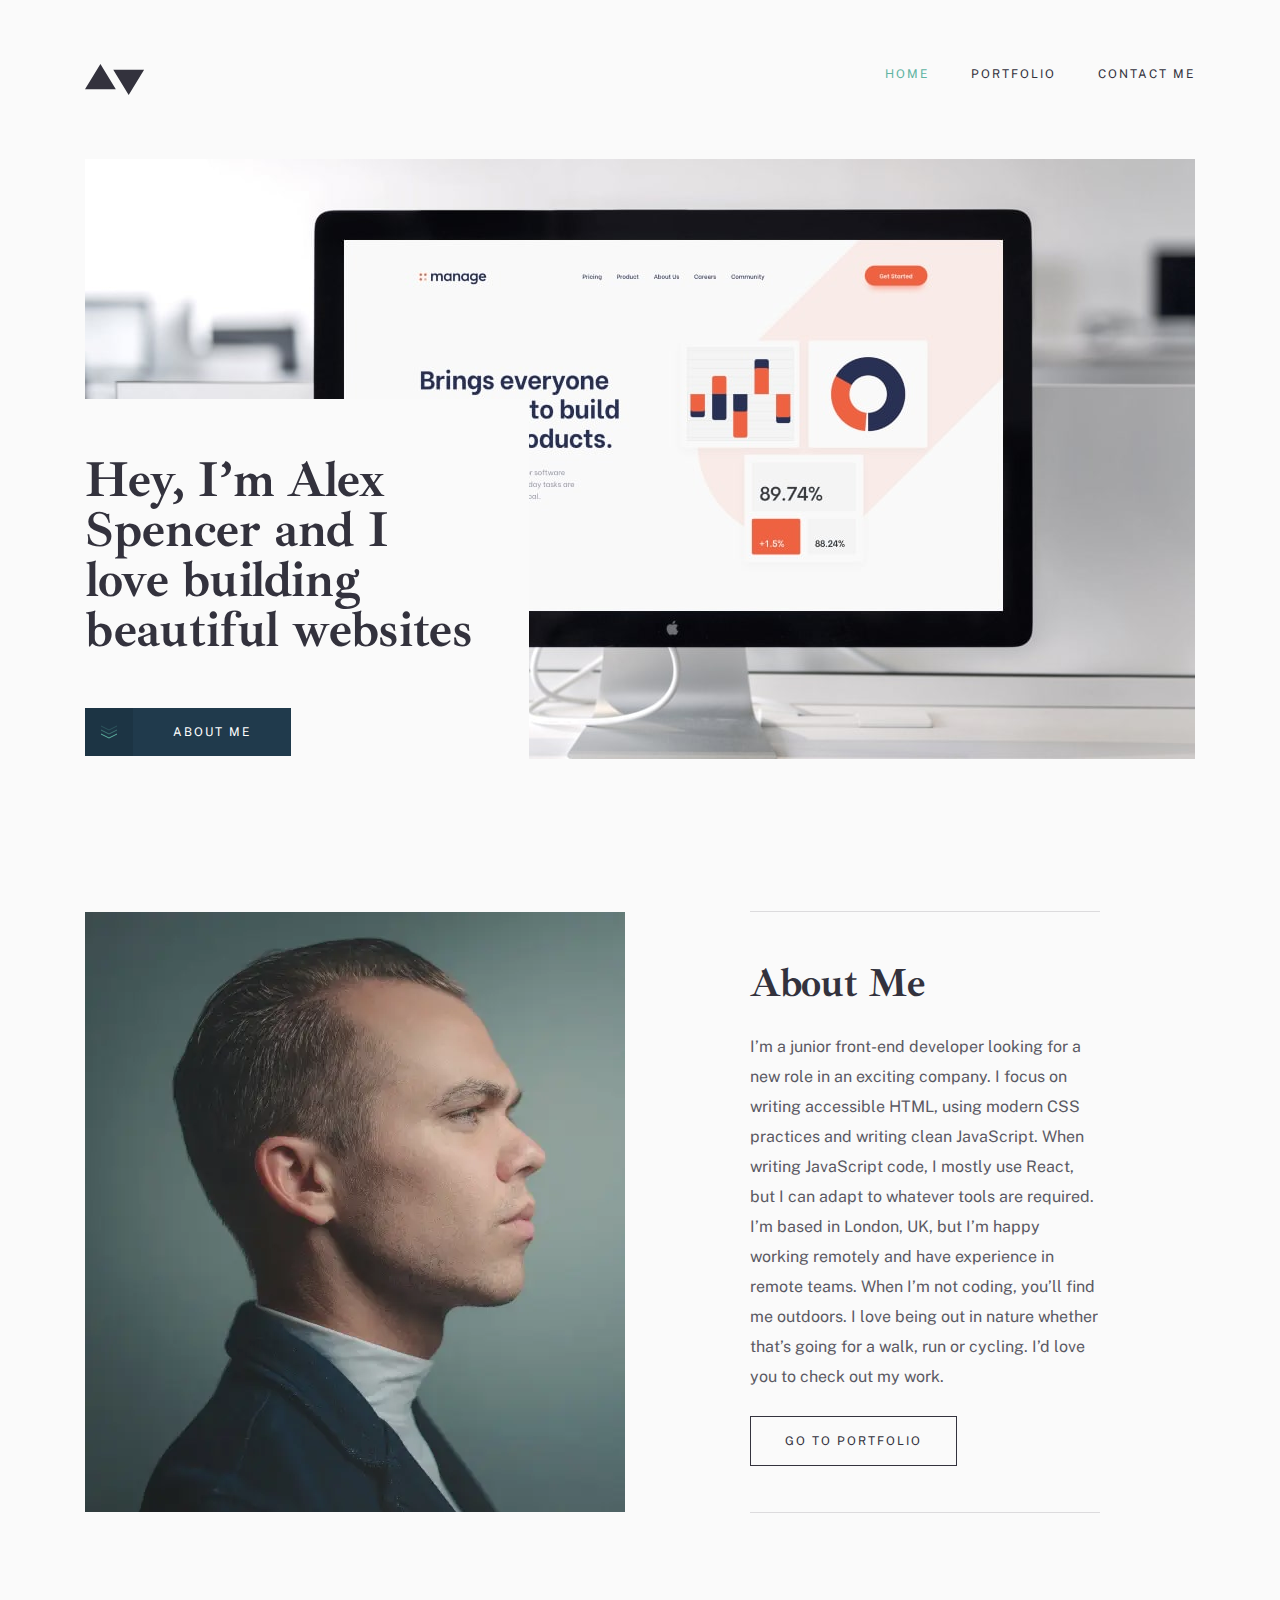
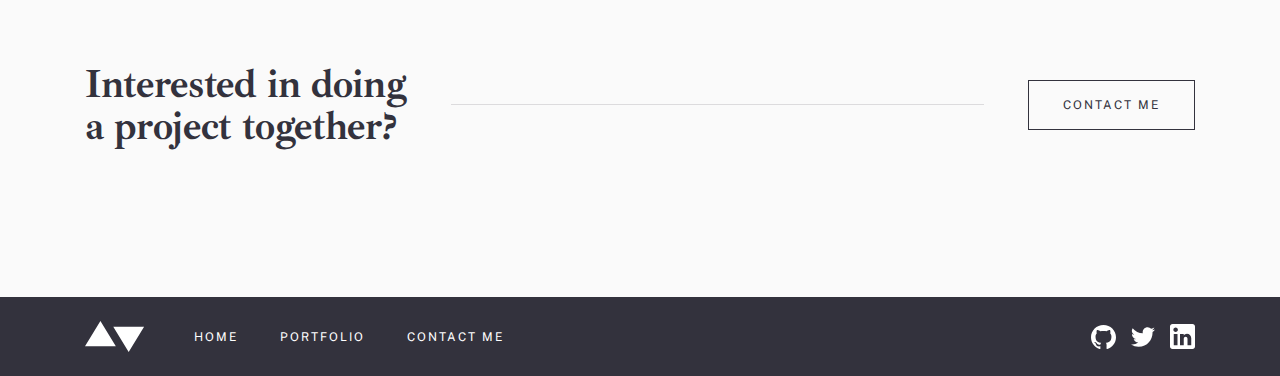
<file: index.html>
<!DOCTYPE html>
<html lang="en">

<head>
  <meta charset="UTF-8">
  <meta http-equiv="X-UA-Compatible" content="IE=edge">
  <meta name="viewport" content="width=device-width, initial-scale=1.0">
  <title>Minimalist-exam</title>
  <link rel="stylesheet" href="./css/main.min.css">
</head>

<body>
  <header>
    <div class="container">
      <div class="site-header">
        <a href="index.html">
          <img src="./images/logo-black.svg" width="60" height="32" alt="Minimalist site logo">
        </a>
        <nav class="navbar">
          <ol class="site-header__list">
            <li class="site-header__items">
              <a class="site-header__links site-header__links--active" href="index.html">
                HOME
              </a>
            </li>
            <li class="site-header__items">
              <a class="site-header__links" href="portfolio.html">
                PORTFOLIO
              </a>
            </li>
            <li class="site-header__items">
              <a class="site-header__links" href="contact.html">
                CONTACT ME
              </a>
            </li>
          </ol>
        </nav>
        <button class="site-header__button"></button>
      </div>
    </div>
  </header>

  <main class="site-main">

    <section>
      <div class="container">
        <div class="hero-section">
          <div class="hero-section__word-box">
            <h1 class="hero-section__title">
              Hey, I’m Alex Spencer and I love building beautiful websites
            </h1>
            <a class="hero-section__button" href="#about-me">
              ABOUT ME
            </a>
          </div>
        </div>
      </div>
    </section>

    <section id="about-me">
      <div class="container">
        <div class="about-section">
          <picture>
            <!-- WEBP -->
            <source type="image/webp" media="(max-width: 699px)" srcset="
                ./images/bratishka-mob.webp 1x,
                ./images/bratishka-mob@2x.webp 2x
              ">
            <source type="image/webp" media="(max-width: 1000px)" srcset="
                ./images/bratishka-tablet.webp 1x,
                ./images/bratishka-tablet@2x.webp 2x
              ">
            <source type="image/webp" srcset="
                ./images/bratishka.webp 1x,
                ./images/bratishka@2x.webp 2x
              ">
            <!-- default imgs -->
            <source media="(max-width: 699px)" srcset="
                ./images/bratishka-mob-min.jpg 1x, 
                ./images/bratishka-mob@2x-min.jpg 2x
              ">
            <source media="(max-width: 1000px)" srcset="
                ./images/bratishka-tablet-min.jpg 1x,
                ./images/bratishka-tablet@2x-min.jpg 2x
              ">
            <img src="./images/bratishka-min.jpg.jpg" srcset="
                ./images/bratishka-min.jpg 1x,
                ./images/bratishka-min@2x-min.jpg 2x
              " alt="site admin picture">
          </picture>
          <div class="about-section__word-box">
            <h2 class="about-section__title">
              About Me
            </h2>
            <p class="about-section__text">
              I’m a junior front-end developer looking for a new role in an exciting company. I focus on writing
              accessible HTML, using modern CSS practices and writing clean JavaScript. When writing JavaScript code, I
              mostly use React, but I can adapt to whatever tools are required. I’m based in London, UK, but I’m happy
              working remotely and have experience in remote teams. When I’m not coding, you’ll find me outdoors. I love
              being out in nature whether that’s going for a walk, run or cycling. I’d love you to check out my work.
            </p>
            <a class="about-section__button" href="portfolio.html">
              GO TO PORTFOLIO
            </a>
          </div>
        </div>
      </div>
    </section>

    <article>
      <div class="container">
        <div class="contact-section">
          <div class="contact-section__title-box">
            <h2 class="contact-section__title">
              Interested in doing a project together?
            </h2>
          </div>
          <a class="contact-section__button" href="contact.html">
            CONTACT ME
          </a>
        </div>
      </div>
    </article>

  </main>

  <footer class="site-footer">
    <div class="container">
      <div class="site-footer__content-box">
        <a href="index.html">
          <img src="./images/logo-white.svg" width="60" height="32" alt="Minimalist site logo">
        </a>
        <ol class="site-footer__list">
          <li class="site-footer__items">
            <a class="site-footer__items-link" href="index.html">
              HOME
            </a>
          </li>
          <li class="site-footer__items">
            <a class="site-footer__items-link" href="portfolio.html">
              PORTFOLIO
            </a>
          </li>
          <li class="site-footer__items">
            <a class="site-footer__items-link" href="contact.html">
              CONTACT ME
            </a>
          </li>
        </ol>
        <div class="site-footer__icons-box">
          <a class="site-footer__icons-link" href="#" target="_blank">
            <img src="./images/github.svg" width="25" height="24" alt="github link">
          </a>
          <a class="site-footer__icons-link" href="#" target="_blank">
            <img src="./images/twitter.svg" width="24" height="20" alt="twitter link">
          </a>
          <a class="site-footer__icons-link" href="#" target="_blank">
            <img src="./images/linkedin.svg" width="25" height="24" alt="linkedin link">
          </a>
        </div>
      </div>
    </div>
  </footer>

  <script src="./js/main.js"></script>
</body>

</html>
</file>
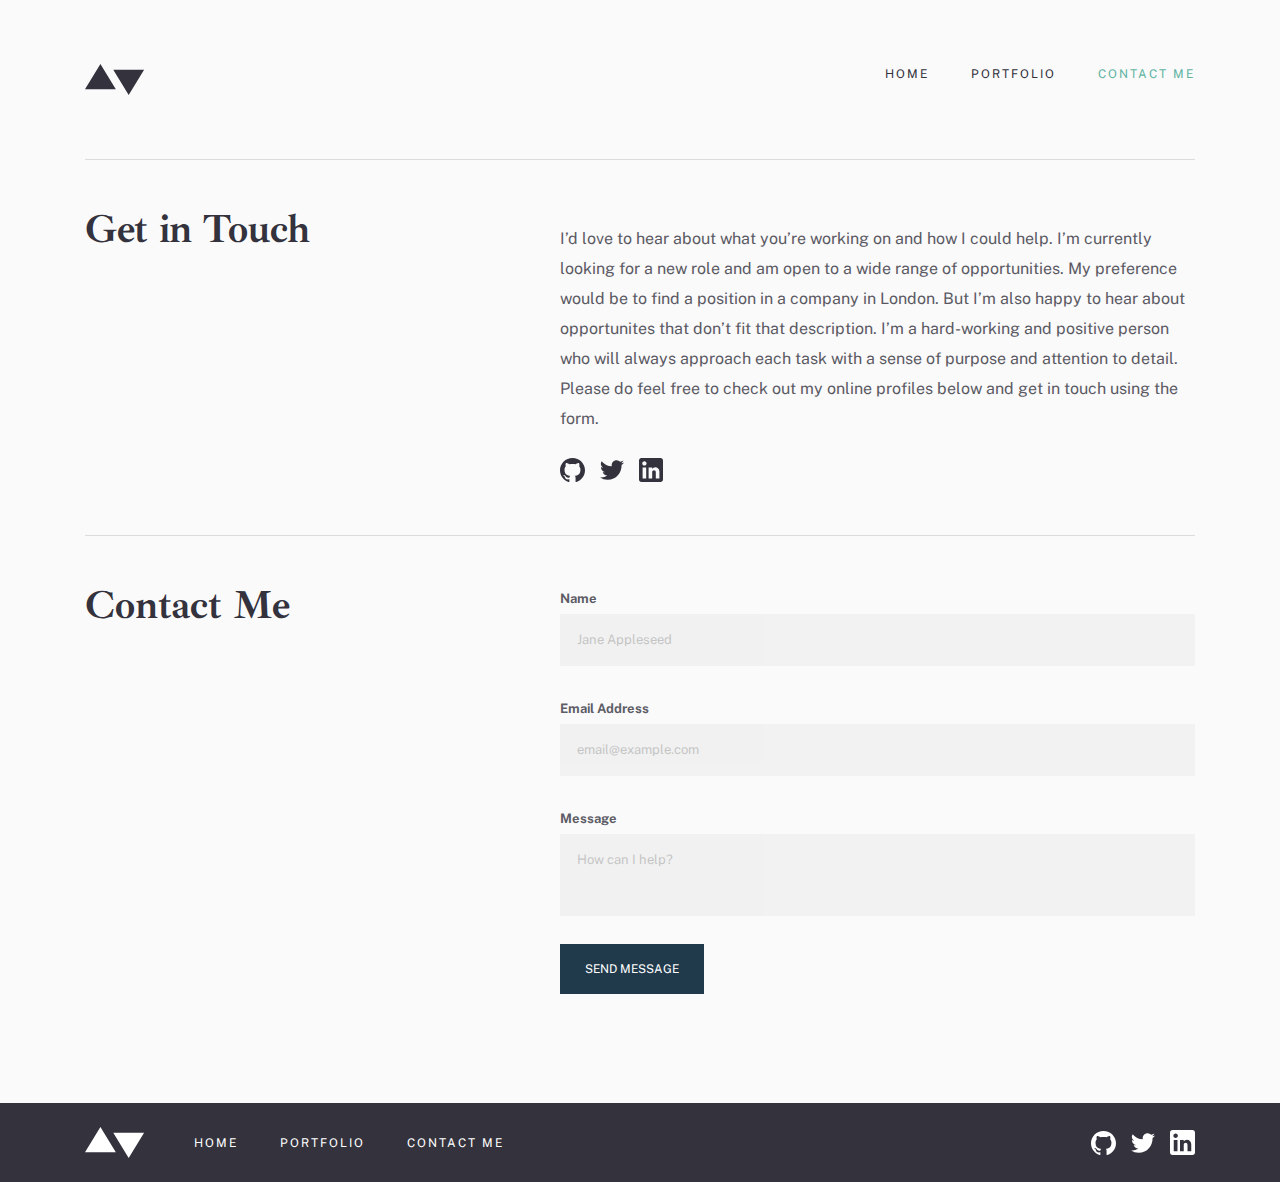
<file: contact.html>
<!DOCTYPE html>
<html lang="en">

<head>
  <meta charset="UTF-8">
  <meta http-equiv="X-UA-Compatible" content="IE=edge">
  <meta name="viewport" content="width=device-width, initial-scale=1.0">
  <title>Mini contact page</title>
  <link rel="stylesheet" href="css/main.min.css">
</head>

<body>

  <header>
    <div class="container">
      <div class="site-header">
        <a href="index.html">
          <img src="./images/logo-black.svg" width="60" height="32" alt="Minimalist site logo">
        </a>
        <nav class="navbar">
          <ol class="site-header__list">
            <li class="site-header__items">
              <a class="site-header__links" href="index.html">
                HOME
              </a>
            </li>
            <li class="site-header__items">
              <a class=" site-header__links" href="portfolio.html">
                PORTFOLIO
              </a>
            </li>
            <li class="site-header__items">
              <a class="site-header__links site-header__links--active" href="contact.html">
                CONTACT ME
              </a>
            </li>
          </ol>
        </nav>
        <button class="site-header__button"></button>
      </div>
    </div>
  </header>

  <main class="site-main">

    <section>
      <h2 class="visually-hidden">Minimalist contact page</h2>
      <div class="container">
        <div class="contact-hero">
          <h3 class="contact-hero__title">
            Get in Touch
          </h3>
          <div class="contact-hero__text-icons-box">
            <p class="contact-hero__text">
              I’d love to hear about what you’re working on and how I could help. I’m currently looking for a new role
              and
              am open to a wide range of opportunities. My preference would be to find a position in a company in
              London.
              But I’m also happy to hear about opportunites that don’t fit that description. I’m a hard-working and
              positive person who will always approach each task with a sense of purpose and attention to detail. Please
              do feel free to check out my online profiles below and get in touch using the form.
            </p>
            <div class="contact-hero__icons-box">
              <a class="contact-hero__icons-link" href="#" target="_blank">
                <svg width="25" height="24" fill="none" xmlns="http://www.w3.org/2000/svg">
                  <path
                    d="M12.5 0C5.594 0 0 5.51 0 12.305c0 5.437 3.581 10.048 8.547 11.674.625.116.854-.265.854-.592 0-.292-.01-1.066-.016-2.092-3.477.742-4.21-1.65-4.21-1.65-.569-1.42-1.39-1.8-1.39-1.8-1.133-.764.087-.748.087-.748 1.255.086 1.914 1.268 1.914 1.268 1.115 1.881 2.927 1.338 3.641 1.024.113-.797.434-1.338.792-1.646-2.776-.308-5.694-1.366-5.694-6.08 0-1.343.484-2.44 1.286-3.302-.14-.31-.562-1.562.11-3.256 0 0 1.047-.33 3.437 1.261 1-.273 2.063-.409 3.125-.415 1.063.006 2.125.142 3.125.415 2.375-1.591 3.422-1.261 3.422-1.261.672 1.694.25 2.945.125 3.256.797.861 1.281 1.959 1.281 3.302 0 4.727-2.921 5.767-5.703 6.07.438.369.844 1.123.844 2.276 0 1.647-.015 2.97-.015 3.37 0 .322.218.707.859.584 5-1.615 8.579-6.23 8.579-11.659C25 5.51 19.403 0 12.5 0Z"
                    fill="#33323D" />
                </svg>
              </a>
              <a class="contact-hero__icons-link" href="#" target="_blank">
                <svg width="24" height="20" fill="none" xmlns="http://www.w3.org/2000/svg">
                  <path
                    d="M24 2.557a9.83 9.83 0 0 1-2.828.775A4.932 4.932 0 0 0 23.337.608a9.864 9.864 0 0 1-3.127 1.195A4.916 4.916 0 0 0 16.616.248c-3.179 0-5.515 2.966-4.797 6.045A13.978 13.978 0 0 1 1.671 1.149a4.93 4.93 0 0 0 1.523 6.574 4.903 4.903 0 0 1-2.229-.616c-.054 2.281 1.581 4.415 3.949 4.89a4.935 4.935 0 0 1-2.224.084 4.928 4.928 0 0 0 4.6 3.419A9.9 9.9 0 0 1 0 17.54a13.94 13.94 0 0 0 7.548 2.212c9.142 0 14.307-7.721 13.995-14.646A10.025 10.025 0 0 0 24 2.557Z"
                    fill="#33323D" />
                </svg>
              </a>
              <a class="contact-hero__icons-link" href="#" target="_blank">
                <svg width="24" height="24" fill="none" xmlns="http://www.w3.org/2000/svg">
                  <path fill-rule="evenodd" clip-rule="evenodd"
                    d="M2.4 0h19.2C22.92 0 24 1.08 24 2.4v19.2c0 1.32-1.08 2.4-2.4 2.4H2.4C1.08 24 0 22.92 0 21.6V2.4C0 1.08 1.08 0 2.4 0Zm1.2 20.4h3.6V9.6H3.6v10.8ZM5.4 7.56c-1.2 0-2.16-.96-2.16-2.16 0-1.2.96-2.16 2.16-2.16 1.2 0 2.16.96 2.16 2.16 0 1.2-.96 2.16-2.16 2.16ZM16.8 20.4h3.6v-6.84c0-2.28-1.92-4.2-4.2-4.2-1.08 0-2.4.72-3 1.68V9.6H9.6v10.8h3.6v-6.36c0-.96.84-1.8 1.8-1.8.96 0 1.8.84 1.8 1.8v6.36Z"
                    fill="#33323D" />
                </svg>
              </a>
            </div>
          </div>
        </div>
      </div>
    </section>

    <section>
      <div class="container">
        <div class="contact-input">
          <h3 class="contact-input__title">
            Contact Me
          </h3>
          <form class="contact-input__form-box" action="https://echo.htmlacademy.ru/courses" method="post"
            autocomplete="off">
            <label class="contact-input__label">
              Name
              <input class="contact-input__input-line" type="text" name="user-name" minlength="2" maxlength="200"
                placeholder="Jane Appleseed" required>
              <span class="contact-input__invalid">This field is required</span>
            </label>
            <label class="contact-input__label">
              Email Address
              <input class="contact-input__input-line" type="email" name="user-email" placeholder="email@example.com"
                required>
              <span class="contact-input__invalid">This field is required</span>
            </label>
            <label class="contact-input__label">
              Message
              <textarea class="contact-input__input-line" name="user-message" rows="2" minlength="10" maxlength="500"
                placeholder="How can I help?"></textarea>
              <span class="contact-input__invalid">This field is required</span>
            </label>
            <button class="contact-input__button" type="submit">SEND MESSAGE</button>
          </form>
        </div>
      </div>
    </section>

  </main>

  <footer class="site-footer">
    <div class="container">
      <div class="site-footer__content-box">
        <a href="index.html">
          <img src="./images/logo-white.svg" width="60" height="32" alt="Minimalist site logo">
        </a>
        <ol class="site-footer__list">
          <li class="site-footer__items">
            <a class="site-footer__items-link" href="index.html">
              HOME
            </a>
          </li>
          <li class="site-footer__items">
            <a class="site-footer__items-link" href="portfolio.html">
              PORTFOLIO
            </a>
          </li>
          <li class="site-footer__items">
            <a class="site-footer__items-link" href="contact.html">
              CONTACT ME
            </a>
          </li>
        </ol>
        <div class="site-footer__icons-box">
          <a class="site-footer__icons-link" href="#" target="_blank">
            <img src="./images/github.svg" width="25" height="24" alt="github link">
          </a>
          <a class="site-footer__icons-link" href="#" target="_blank">
            <img src="./images/twitter.svg" width="24" height="20" alt="twitter link">
          </a>
          <a class="site-footer__icons-link" href="#" target="_blank">
            <img src="./images/linkedin.svg" width="25" height="24" alt="linkedin link">
          </a>
        </div>
      </div>
    </div>
  </footer>

  <script src="./js/main.js"></script>
</body>

</html>
</file>
<file: css/main.min.css>
:root{--main-text-black-color: #33323d}html{line-height:1.15;-webkit-text-size-adjust:100%}body{margin:0}main{display:block}h1{font-size:2em;margin:.67em 0}hr{-webkit-box-sizing:content-box;box-sizing:content-box;height:0;overflow:visible}pre{font-family:monospace,monospace;font-size:1em}a{background-color:rgba(0,0,0,0)}abbr[title]{border-bottom:none;text-decoration:underline;-webkit-text-decoration:underline dotted;text-decoration:underline dotted}b,strong{font-weight:bolder}code,kbd,samp{font-family:monospace,monospace;font-size:1em}small{font-size:80%}sub,sup{font-size:75%;line-height:0;position:relative;vertical-align:baseline}sub{bottom:-0.25em}sup{top:-0.5em}img{border-style:none}button,input,optgroup,select,textarea{font-family:inherit;font-size:100%;line-height:1.15;margin:0}button,input{overflow:visible}button,select{text-transform:none}button,[type=button],[type=reset],[type=submit]{-webkit-appearance:button}button::-moz-focus-inner,[type=button]::-moz-focus-inner,[type=reset]::-moz-focus-inner,[type=submit]::-moz-focus-inner{border-style:none;padding:0}button:-moz-focusring,[type=button]:-moz-focusring,[type=reset]:-moz-focusring,[type=submit]:-moz-focusring{outline:1px dotted ButtonText}fieldset{padding:.35em .75em .625em}legend{-webkit-box-sizing:border-box;box-sizing:border-box;color:inherit;display:table;max-width:100%;padding:0;white-space:normal}progress{vertical-align:baseline}textarea{overflow:auto}[type=checkbox],[type=radio]{-webkit-box-sizing:border-box;box-sizing:border-box;padding:0}[type=number]::-webkit-inner-spin-button,[type=number]::-webkit-outer-spin-button{height:auto}[type=search]{-webkit-appearance:textfield;outline-offset:-2px}[type=search]::-webkit-search-decoration{-webkit-appearance:none}::-webkit-file-upload-button{-webkit-appearance:button;font:inherit}details{display:block}summary{display:list-item}template{display:none}[hidden]{display:none}@font-face{font-family:"Ibarra Real Nova";font-style:normal;font-weight:700;src:local(""),url("../fonts/ibarra-real-nova-v20-latin-700.woff2") format("woff2"),url("../fonts/ibarra-real-nova-v20-latin-700.woff") format("woff")}@font-face{font-family:"Public Sans";font-style:normal;font-weight:400;src:local(""),url("../fonts/public-sans-v14-latin-regular.woff2") format("woff2"),url("../fonts/public-sans-v14-latin-regular.woff") format("woff")}@font-face{font-family:"Public Sans";font-style:normal;font-weight:700;src:local(""),url("../fonts/public-sans-v14-latin-700.woff2") format("woff2"),url("../fonts/public-sans-v14-latin-700.woff") format("woff")}*{-webkit-box-sizing:border-box;box-sizing:border-box}*::before,*::after{-webkit-box-sizing:inherit;box-sizing:inherit}html{height:100%;-webkit-box-sizing:border-box;box-sizing:border-box;scroll-behavior:smooth}h1,h2,h3,h4,h5,h6{margin:0}img{display:block;height:auto}body{display:-webkit-box;display:-ms-flexbox;display:flex;-webkit-box-orient:vertical;-webkit-box-direction:normal;-ms-flex-direction:column;flex-direction:column;height:100%;margin:0;padding:0;font-family:"Public sans","Arial",sans-serif;font-weight:400;background-color:#fafafa}.site-main{-webkit-box-flex:1;-ms-flex-positive:1;flex-grow:1}.visually-hidden{position:absolute;width:1px;height:1px;margin:-1px;padding:0;border:0;white-space:nowrap;-webkit-clip-path:inset(100%);clip-path:inset(100%);clip:rect(0 0 0 0);overflow:hidden}.container{width:100%;max-width:1150px;margin:0 auto;padding:0 32px}@media only screen and (min-width: 700px){.container{padding:0 40px}}@media only screen and (min-width: 1000px){.container{padding:0 20px}}.site-header{position:relative;display:-webkit-box;display:-ms-flexbox;display:flex;-webkit-box-align:center;-ms-flex-align:center;align-items:center;padding:32px 0 40px 0}.navbar{display:none;position:absolute;top:85%;right:0%;width:223px;padding:40px 0;background-color:var(--main-text-black-color)}.open{overflow:hidden}.open .navbar{display:block}.site-header__list{margin:0;padding-left:0;list-style:none;display:-webkit-box;display:-ms-flexbox;display:flex;-webkit-box-pack:normal;-ms-flex-pack:normal;justify-content:normal;-webkit-box-align:center;-ms-flex-align:center;align-items:center;-webkit-box-orient:vertical;-webkit-box-direction:normal;-ms-flex-direction:column;flex-direction:column}.site-header__items:not(:last-child){margin-bottom:32px}.site-header__links{display:inline-block;text-decoration:none;font-size:12px;line-height:14px;text-align:center;letter-spacing:2px;text-transform:uppercase;color:#fff}.site-header__button{width:24px;height:13px;margin-left:auto;background-image:url("../images/hamburger.svg");background-repeat:no-repeat;background-color:rgba(0,0,0,0);border:none}.open .site-header__button{width:18px;height:18px;background-image:url("../images/close.svg")}@media only screen and (min-width: 500px){.site-header{position:relative;display:-webkit-box;display:-ms-flexbox;display:flex;-webkit-box-align:start;-ms-flex-align:start;align-items:flex-start;padding:64px 0 47px 0}.navbar{display:inline-block;position:static;top:0%;right:0%;width:inherit;margin-left:auto;padding:0px 0px;background-color:rgba(0,0,0,0)}.site-header__list{margin:0;padding-left:0;list-style:none;display:-webkit-box;display:-ms-flexbox;display:flex;-webkit-box-pack:normal;-ms-flex-pack:normal;justify-content:normal;-webkit-box-align:center;-ms-flex-align:center;align-items:center;-webkit-box-orient:horizontal;-webkit-box-direction:normal;-ms-flex-direction:row;flex-direction:row}.site-header__items:not(:last-child){margin-bottom:0px;margin-right:42px}.site-header__links{display:inline-block;text-decoration:none;letter-spacing:2px;font-style:normal;font-size:12px;line-height:14px;font-weight:400;text-align:start;color:var(--main-text-black-color)}.site-header__links--active{color:#5fb4a2}.site-header__button{display:none;width:24px;height:13px;margin-left:auto;background-image:url("../images/hamburger.svg");background-repeat:no-repeat;background-color:rgba(0,0,0,0);border:none}.open{overflow:scroll}}@media only screen and (min-width: 1000px){.site-header{padding:64px 0}.site-header__links--active{color:#5fb4a2}.open{overflow:scroll}}.hero-section{padding-top:330px;background-image:url("../images/hero-bg-mobile-min.jpg");background-size:contain;background-position:0 0;background-repeat:no-repeat}@media only screen and (-webkit-min-device-pixel-ratio: 2),only screen and (min-device-pixel-ratio: 2),only screen and (min-resolution: 192dpi),only screen and (min-resolution: 2dppx){.hero-section{background-image:url("../images/hero-bg-mobile@2x-min.jpg")}}.hero-section__title{margin-bottom:32px;font-family:"Ibarra Real Nova";font-style:normal;font-size:40px;line-height:42px;font-weight:700;text-align:start;color:var(--main-text-black-color);letter-spacing:-0.357143px}.hero-section__button{display:inline-block;text-decoration:none;display:-webkit-inline-box;display:-ms-inline-flexbox;display:inline-flex;-webkit-box-align:center;-ms-flex-align:center;align-items:center;padding:0 40px 0 0;font-size:12px;line-height:14px;text-align:center;letter-spacing:2px;text-transform:uppercase;color:#fff;background-color:#203a4c;-webkit-transition:all .3s;transition:all .3s;behavior:smooth}.hero-section__button::before{display:inline-block;width:48px;height:48px;margin-right:40px;fill:#000;background-image:url("../images/button-icon.svg");background-size:contain;background-repeat:no-repeat;content:""}.hero-section__button:hover{background-color:#5fb4a2}.hero-section__button:hover:before{background-image:url("../images/button-icon-hover.svg")}@media only screen and (min-width: 410px)and (max-width: 680px){.hero-section__word-box{max-width:340px;background-color:#fafafa}}@media only screen and (min-width: 681px){.hero-section{background-image:url("../images/hero-bg-tablet-min.jpg");background-size:cover}}@media only screen and (min-width: 681px)and (-webkit-min-device-pixel-ratio: 2),only screen and (min-width: 681px)and (min-device-pixel-ratio: 2),only screen and (min-width: 681px)and (min-resolution: 192dpi),only screen and (min-width: 681px)and (min-resolution: 2dppx){.hero-section{background-image:url("../images/hero-bg-tablet@2x-min.jpg")}}@media only screen and (min-width: 681px){.hero-section__word-box{max-width:460px;padding:56px 0 0 0;background-color:#fafafa}}@media only screen and (min-width: 681px){.hero-section__title{margin-bottom:48px}}@media only screen and (min-width: 1100px){.hero-section{padding-top:240px;background-image:url("../images/hero-bg-min.jpg");background-size:contain}}@media only screen and (min-width: 1100px)and (-webkit-min-device-pixel-ratio: 2),only screen and (min-width: 1100px)and (min-device-pixel-ratio: 2),only screen and (min-width: 1100px)and (min-resolution: 192dpi),only screen and (min-width: 1100px)and (min-resolution: 2dppx){.hero-section{background-image:url("../images/hero-bg@2x-min.jpg")}}@media only screen and (min-width: 1100px){.hero-section__word-box{max-width:444px;padding:56px 56px 0 0;background-color:#fafafa}}@media only screen and (min-width: 1100px){.hero-section__title{margin-bottom:53px;font-family:"Ibarra Real Nova";font-style:normal;font-size:50px;line-height:50px;font-weight:700;text-align:start;color:var(--main-text-black-color);letter-spacing:-0.357143px}}@media only screen and (min-width: 1100px){.hero-section__button:hover{background-color:#5fb4a2}.hero-section__button:hover:before{background-image:url("../images/button-icon-hover.svg")}}.about-section{display:-webkit-box;display:-ms-flexbox;display:flex;-webkit-box-orient:vertical;-webkit-box-direction:normal;-ms-flex-direction:column;flex-direction:column;-webkit-box-align:center;-ms-flex-align:center;align-items:center;padding:96px 0 58px 0}.about-section__word-box{margin-top:32px;padding:32px 0 51px 0;border-top:1px solid rgba(51,50,61,.15);border-bottom:1px solid rgba(51,50,61,.15)}.about-section__title{margin-bottom:28px;font-family:"Ibarra Real Nova";font-style:normal;font-size:40px;line-height:42px;font-weight:700;text-align:start;color:var(--main-text-black-color);letter-spacing:-0.357143px}.about-section__text{margin-bottom:24px;font-size:16px;line-height:30px;color:var(--main-text-black-color);mix-blend-mode:normal;opacity:.8}.about-section__button{display:inline-block;text-decoration:none;padding:17px 34px;font-size:12px;line-height:14px;letter-spacing:2px;text-transform:uppercase;color:var(--main-text-black-color);border:1px solid var(--main-text-black-color)}@media only screen and (min-width: 700px){.about-section{display:-webkit-box;display:-ms-flexbox;display:flex;-webkit-box-orient:horizontal;-webkit-box-direction:normal;-ms-flex-direction:row;flex-direction:row;-webkit-box-pack:justify;-ms-flex-pack:justify;justify-content:space-between;padding:96px 0 48px 0}.about-section__word-box{margin-top:0;margin-left:70px;padding:50px 0 46px 0}}@media only screen and (min-width: 1001px){.about-section{display:-webkit-box;display:-ms-flexbox;display:flex;-webkit-box-pack:start;-ms-flex-pack:start;justify-content:start;padding:150px 0 75px 0}.about-section__word-box{max-width:350px;margin-left:125px;padding:50px 0 46px 0}.about-section__button{-webkit-transition:.4s;transition:.4s}.about-section__button:hover{background-color:var(--main-text-black-color);color:#fff;-webkit-transition:.2s;transition:.2s}}.contact-section{display:-webkit-box;display:-ms-flexbox;display:flex;-webkit-box-orient:vertical;-webkit-box-direction:normal;-ms-flex-direction:column;flex-direction:column;-webkit-box-align:center;-ms-flex-align:center;align-items:center;padding:58px 0 80px 0}.contact-section__title-box{margin-bottom:40px}.contact-section__title{font-family:"Ibarra Real Nova";font-style:normal;font-size:40px;line-height:42px;font-weight:700;text-align:center;color:var(--main-text-black-color);letter-spacing:-0.357143px}.contact-section__button{display:inline-block;display:inline-block;text-decoration:none;padding:17px 34px;font-size:12px;line-height:14px;letter-spacing:2px;text-align:center;text-transform:uppercase;color:var(--main-text-black-color);border:1px solid var(--main-text-black-color)}@media only screen and (min-width: 700px)and (max-width: 750px){.contact-section{width:100%;display:-webkit-box;display:-ms-flexbox;display:flex;-webkit-box-orient:horizontal;-webkit-box-direction:normal;-ms-flex-direction:row;flex-direction:row;padding:48px 0 96px 0}.contact-section__title-box{width:71%;margin-right:0px;margin-bottom:0px}.contact-section__title{display:-webkit-box;display:-ms-flexbox;display:flex;-webkit-box-align:center;-ms-flex-align:center;align-items:center;font-family:"Ibarra Real Nova";font-style:normal;font-size:40px;line-height:42px;font-weight:700;text-align:start;color:var(--main-text-black-color);letter-spacing:-0.357143px;text-align:start}.contact-section__title::after{display:inline-block;width:90%;height:1px;margin-left:20px;background-color:var(--main-text-black-color);mix-blend-mode:normal;opacity:.15;content:""}.contact-section__button{margin-left:auto}}@media only screen and (min-width: 751px){.contact-section{width:100%;display:-webkit-box;display:-ms-flexbox;display:flex;-webkit-box-orient:horizontal;-webkit-box-direction:normal;-ms-flex-direction:row;flex-direction:row;padding:48px 0 96px 0}.contact-section__title-box{width:75%;margin-right:0px;margin-bottom:0px}.contact-section__title{display:-webkit-box;display:-ms-flexbox;display:flex;-webkit-box-align:center;-ms-flex-align:center;align-items:center;font-family:"Ibarra Real Nova";font-style:normal;font-size:40px;line-height:42px;font-weight:700;text-align:start;color:var(--main-text-black-color);letter-spacing:-0.357143px;text-align:start}.contact-section__title::after{display:inline-block;width:60%;height:1px;margin-left:20px;background-color:var(--main-text-black-color);mix-blend-mode:normal;opacity:.15;content:""}.contact-section__button{margin-left:auto}}@media only screen and (min-width: 830px)and (max-width: 999px){.contact-section{width:100%;display:-webkit-box;display:-ms-flexbox;display:flex;-webkit-box-orient:horizontal;-webkit-box-direction:normal;-ms-flex-direction:row;flex-direction:row;padding:48px 0 96px 0}.contact-section__title-box{width:76%;margin-right:0px;margin-bottom:0px}.contact-section__title{display:-webkit-box;display:-ms-flexbox;display:flex;-webkit-box-align:center;-ms-flex-align:center;align-items:center;font-family:"Ibarra Real Nova";font-style:normal;font-size:40px;line-height:42px;font-weight:700;text-align:start;color:var(--main-text-black-color);letter-spacing:-0.357143px;text-align:start}.contact-section__title::after{display:inline-block;width:78%;height:1px;margin-left:20px;background-color:var(--main-text-black-color);mix-blend-mode:normal;opacity:.15;content:""}.contact-section__button{margin-left:auto}}@media only screen and (min-width: 1000px){.contact-section{width:100%;display:-webkit-box;display:-ms-flexbox;display:flex;-webkit-box-orient:horizontal;-webkit-box-direction:normal;-ms-flex-direction:row;flex-direction:row;padding:75px 0 150px 0}.contact-section__title-box{width:81%;margin-right:0px;margin-bottom:0px}.contact-section__title{display:-webkit-box;display:-ms-flexbox;display:flex;-webkit-box-align:center;-ms-flex-align:center;align-items:center;text-align:start;font-family:"Ibarra Real Nova";font-style:normal;font-size:40px;line-height:42px;font-weight:700;text-align:start;color:var(--main-text-black-color);letter-spacing:-0.357143px}.contact-section__title::after{display:inline-block;width:110%;height:1px;margin-left:20px;background-color:var(--main-text-black-color);mix-blend-mode:normal;opacity:.15;content:""}.contact-section__button{margin-left:auto;-webkit-transition:.4s;transition:.4s}.contact-section__button:hover{background-color:var(--main-text-black-color);color:#fff;-webkit-transition:.2s;transition:.2s}}.contact-hero{display:-webkit-box;display:-ms-flexbox;display:flex;-webkit-box-orient:vertical;-webkit-box-direction:normal;-ms-flex-direction:column;flex-direction:column;padding:24px 0 32px 0;border-top:1px solid rgba(51,50,61,.15)}.contact-hero__title{margin-bottom:24px;font-family:"Ibarra Real Nova";font-style:normal;font-size:40px;line-height:42px;font-weight:700;text-align:start;color:var(--main-text-black-color);letter-spacing:-0.357143px}.contact-hero__text{margin-bottom:24px;font-style:normal;font-size:15px;line-height:30px;font-weight:400;text-align:start;color:var(--main-text-black-color);opacity:.8}.contact-hero__icons-box{display:-webkit-box;display:-ms-flexbox;display:flex;-webkit-box-align:center;-ms-flex-align:center;align-items:center}.contact-hero__icons-link{display:inline-block;text-decoration:none}.contact-hero__icons-link:not(:last-child){margin-right:15px}@media only screen and (min-width: 700px){.contact-hero{padding:32px 0}}@media only screen and (min-width: 1000px){.contact-hero{display:-webkit-box;display:-ms-flexbox;display:flex;-webkit-box-orient:horizontal;-webkit-box-direction:normal;-ms-flex-direction:row;flex-direction:row;-webkit-box-pack:justify;-ms-flex-pack:justify;justify-content:space-between;padding:48px 0}.contact-hero__text-icons-box{max-width:635px}.contact-hero__text{font-size:16px}}.contact-input{padding:32px 0 96px 0;border-top:1px solid rgba(51,50,61,.15)}.contact-input__title{margin-bottom:24px;font-family:"Ibarra Real Nova";font-style:normal;font-size:40px;line-height:42px;font-weight:700;text-align:start;color:var(--main-text-black-color)}.contact-input__form-box{display:-webkit-box;display:-ms-flexbox;display:flex;-webkit-box-orient:vertical;-webkit-box-direction:normal;-ms-flex-direction:column;flex-direction:column;-webkit-box-align:start;-ms-flex-align:start;align-items:flex-start}.contact-input__label{width:100%;display:-webkit-box;display:-ms-flexbox;display:flex;-webkit-box-orient:vertical;-webkit-box-direction:normal;-ms-flex-direction:column;flex-direction:column;margin-bottom:12px;font-style:normal;font-size:13px;line-height:30px;font-weight:700;text-align:start;color:rgba(51,50,61,.8)}.contact-input__input-line{margin-bottom:4px;padding:10px 0 10px 16px;font-style:normal;font-size:13px;line-height:30px;font-weight:400;text-align:start;color:var(--main-text-black-color);background-color:rgba(51,50,61,.1);opacity:.4;border:1px solid rgba(0,0,0,0);resize:none}.contact-input__input-line:focus{background-color:rgba(51,50,61,.1);color:var(--main-text-black-color);opacity:1;outline:1px solid #5fb4a2}.contact-input__input-line:invalid:not(:-moz-placeholder-shown,:focus){border:1px solid #f43030;animation:shake 500ms}.contact-input__input-line:invalid:not(:-ms-input-placeholder,:focus){border:1px solid #f43030;animation:shake 500ms}.contact-input__input-line:invalid:not(:placeholder-shown,:focus){border:1px solid #f43030;-webkit-animation:shake 500ms;animation:shake 500ms}.contact-input__input-line:not(:-moz-placeholder-shown):not(:focus):invalid+.contact-input__invalid{visibility:inherit;color:#f43030}.contact-input__input-line:not(:-ms-input-placeholder):not(:focus):invalid+.contact-input__invalid{visibility:inherit;color:#f43030}.contact-input__input-line:not(:placeholder-shown):not(:focus):invalid+.contact-input__invalid{visibility:inherit;color:#f43030}@-webkit-keyframes shake{0%{-webkit-transform:rotate(5deg);transform:rotate(5deg)}25%{-webkit-transform:rotate(-5deg);transform:rotate(-5deg)}50%{-webkit-transform:rotate(5deg);transform:rotate(5deg)}75%{-webkit-transform:rotate(-5deg);transform:rotate(-5deg)}100%{-webkit-transform:rotate(0deg);transform:rotate(0deg)}}@keyframes shake{0%{-webkit-transform:rotate(5deg);transform:rotate(5deg)}25%{-webkit-transform:rotate(-5deg);transform:rotate(-5deg)}50%{-webkit-transform:rotate(5deg);transform:rotate(5deg)}75%{-webkit-transform:rotate(-5deg);transform:rotate(-5deg)}100%{-webkit-transform:rotate(0deg);transform:rotate(0deg)}}.contact-input__invalid{visibility:hidden;font-style:normal;font-size:10px;line-height:12px;font-weight:700;text-align:start;color:#f43030}.contact-input__button{padding:17px 24px;font-style:normal;font-size:12px;line-height:14px;font-weight:400;text-align:center;color:#fff;background-color:#203a4c;border:1px solid rgba(0,0,0,0)}@media only screen and (min-width: 700px){.contact-input{padding:32px 0 96px 0}}@media only screen and (min-width: 1000px){.contact-input{display:-webkit-box;display:-ms-flexbox;display:flex;-webkit-box-pack:justify;-ms-flex-pack:justify;justify-content:space-between;padding:48px 0 109px 0}.contact-input__form-box{max-width:635px;width:100%}}.site-footer{padding:56px 0;background-color:var(--main-text-black-color)}.site-footer__content-box{display:-webkit-box;display:-ms-flexbox;display:flex;-webkit-box-orient:vertical;-webkit-box-direction:normal;-ms-flex-direction:column;flex-direction:column;-webkit-box-align:center;-ms-flex-align:center;align-items:center}.site-footer__list{margin:0;padding-left:0;list-style:none;display:-webkit-box;display:-ms-flexbox;display:flex;-webkit-box-orient:vertical;-webkit-box-direction:normal;-ms-flex-direction:column;flex-direction:column;-webkit-box-align:center;-ms-flex-align:center;align-items:center;margin:40px 0}.site-footer__items:not(:last-child){margin-bottom:32px}.site-footer__items-link{display:inline-block;text-decoration:none;font-style:normal;font-size:12px;line-height:14px;font-weight:400;text-align:center;color:#fff;letter-spacing:2px}.site-footer__icons-box{display:-webkit-box;display:-ms-flexbox;display:flex;-webkit-box-align:center;-ms-flex-align:center;align-items:center}.site-footer__icons-link{display:inline-block;text-decoration:none}.site-footer__icons-link:not(:last-child){margin-right:15px}@media only screen and (min-width: 700px){.site-footer{padding:24px 0}.site-footer__content-box{display:-webkit-box;display:-ms-flexbox;display:flex;-webkit-box-orient:horizontal;-webkit-box-direction:normal;-ms-flex-direction:row;flex-direction:row}.site-footer__list{display:-webkit-box;display:-ms-flexbox;display:flex;-webkit-box-orient:horizontal;-webkit-box-direction:normal;-ms-flex-direction:row;flex-direction:row;margin:0 0 0 49px}.site-footer__items:not(:last-child){margin-right:42px;margin-bottom:0}.site-footer__items-link{text-align:start}.site-footer__icons-box{margin-left:auto}}/*# sourceMappingURL=main.min.css.map */
</file>
